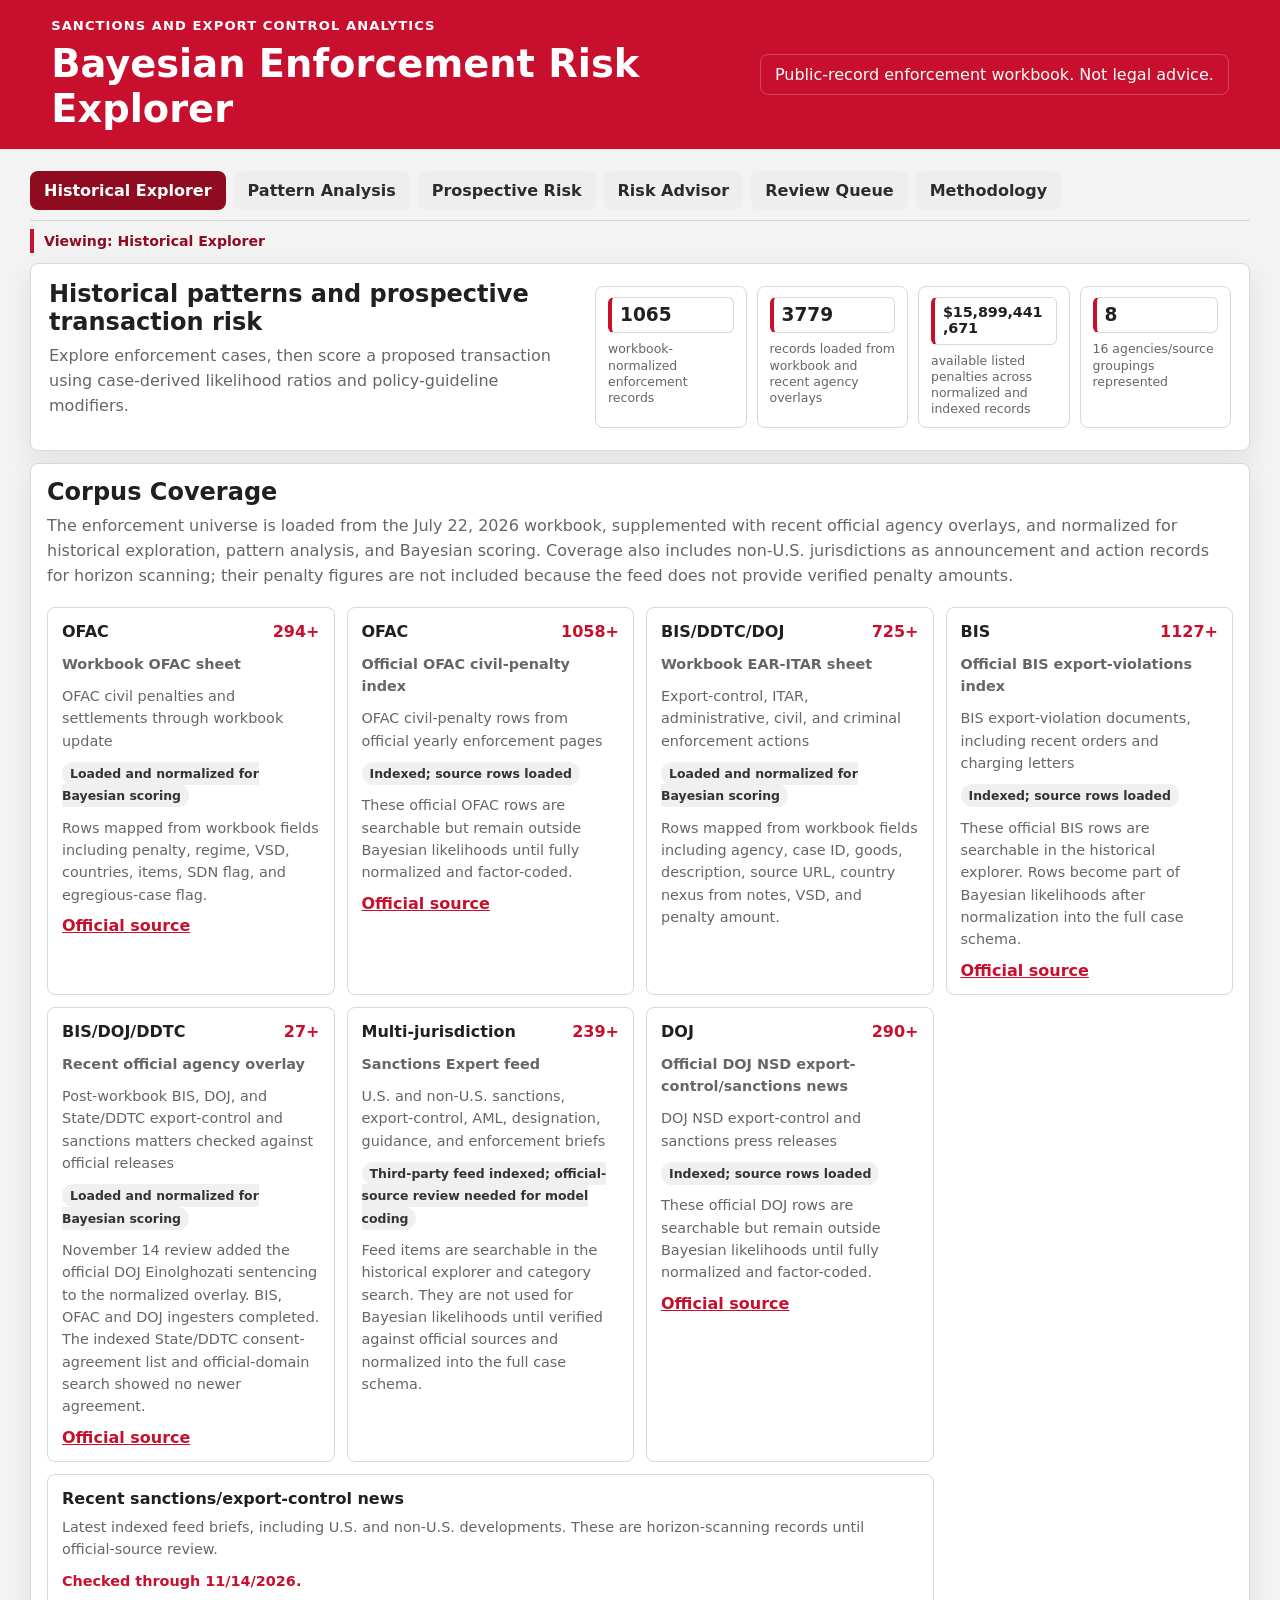
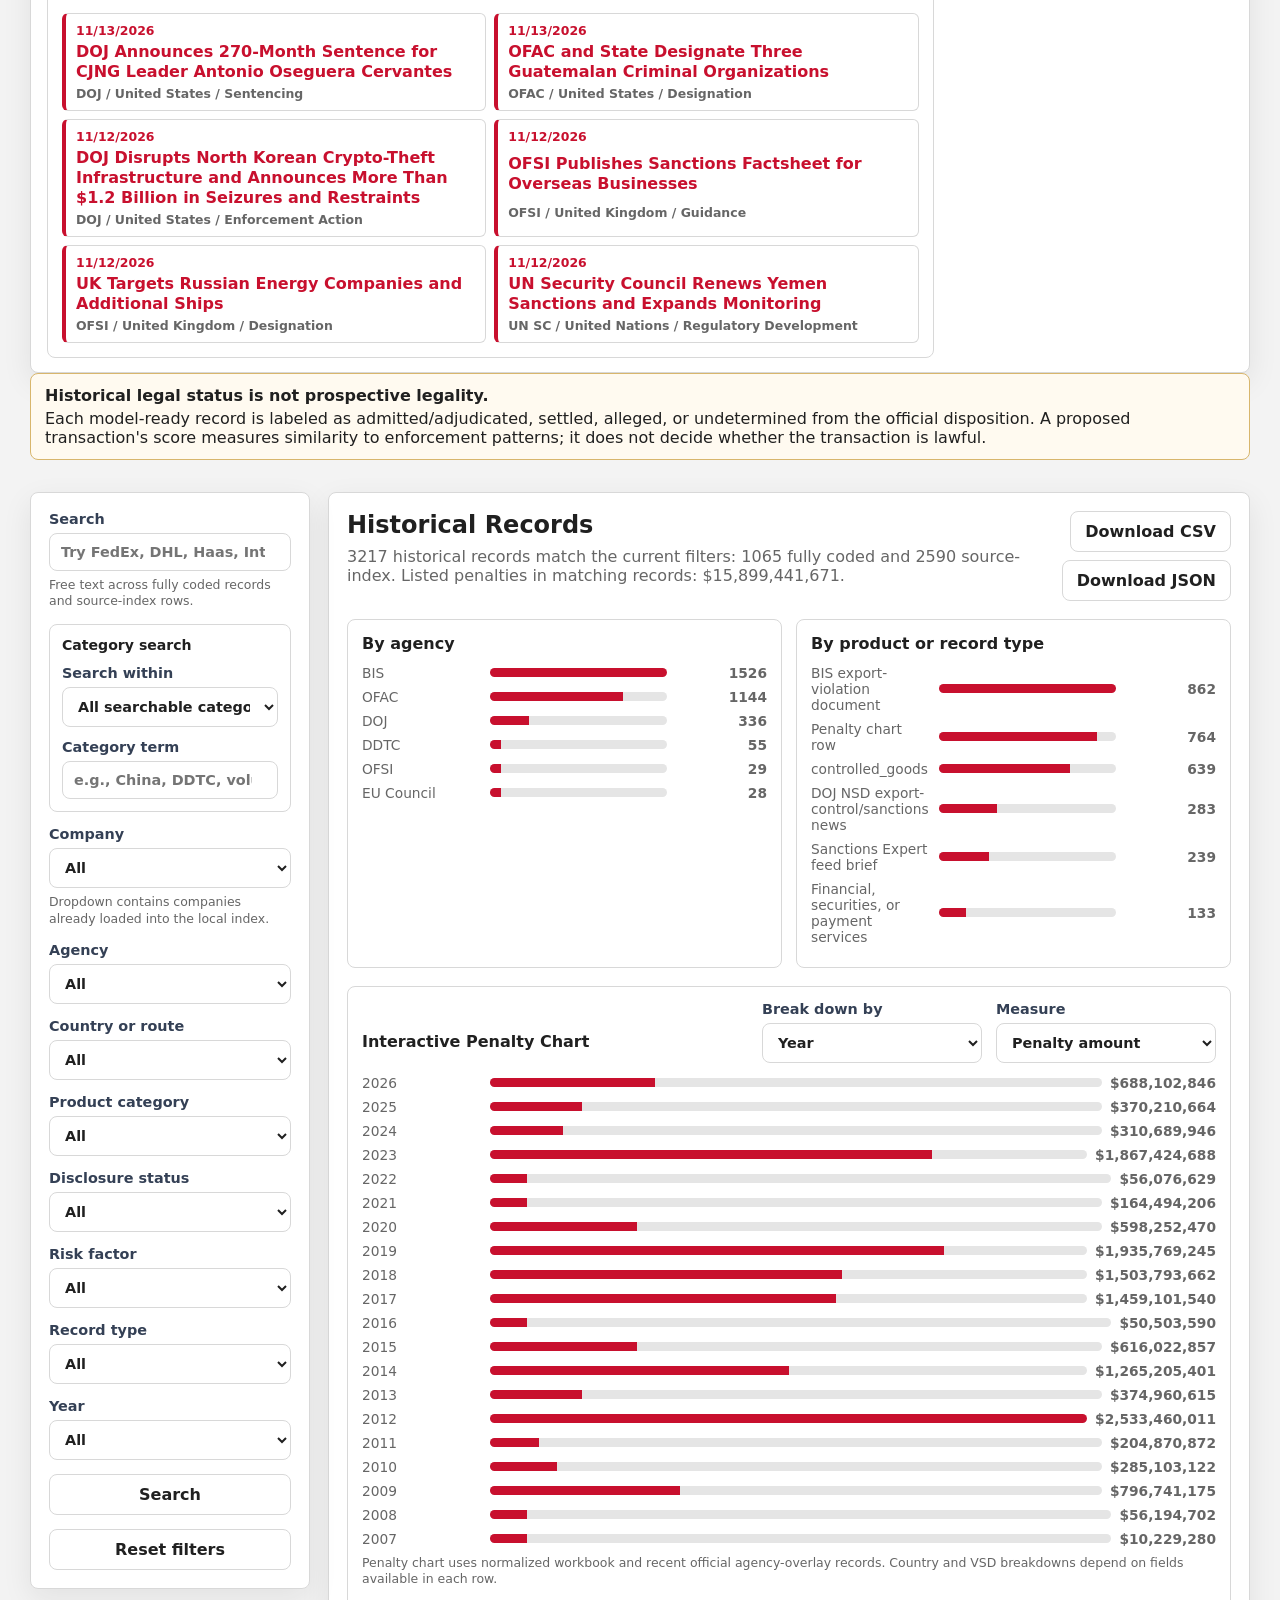
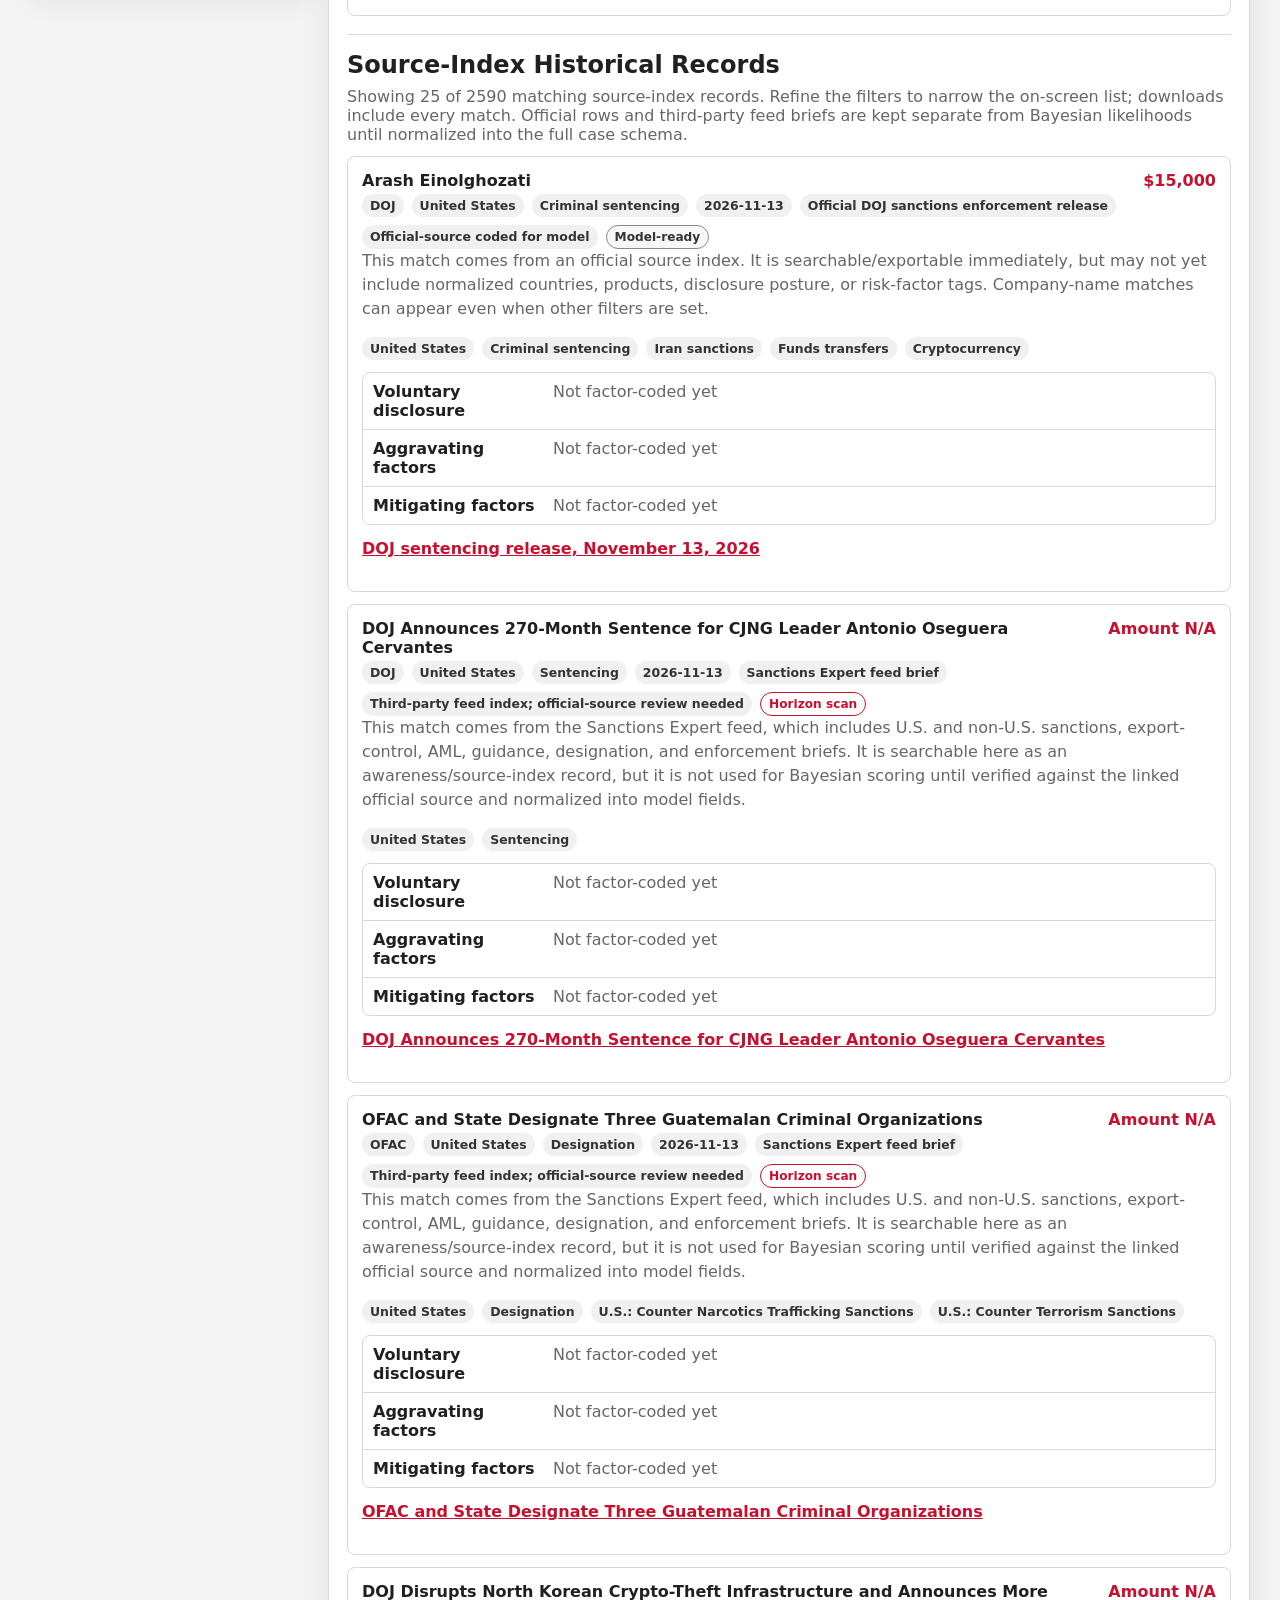
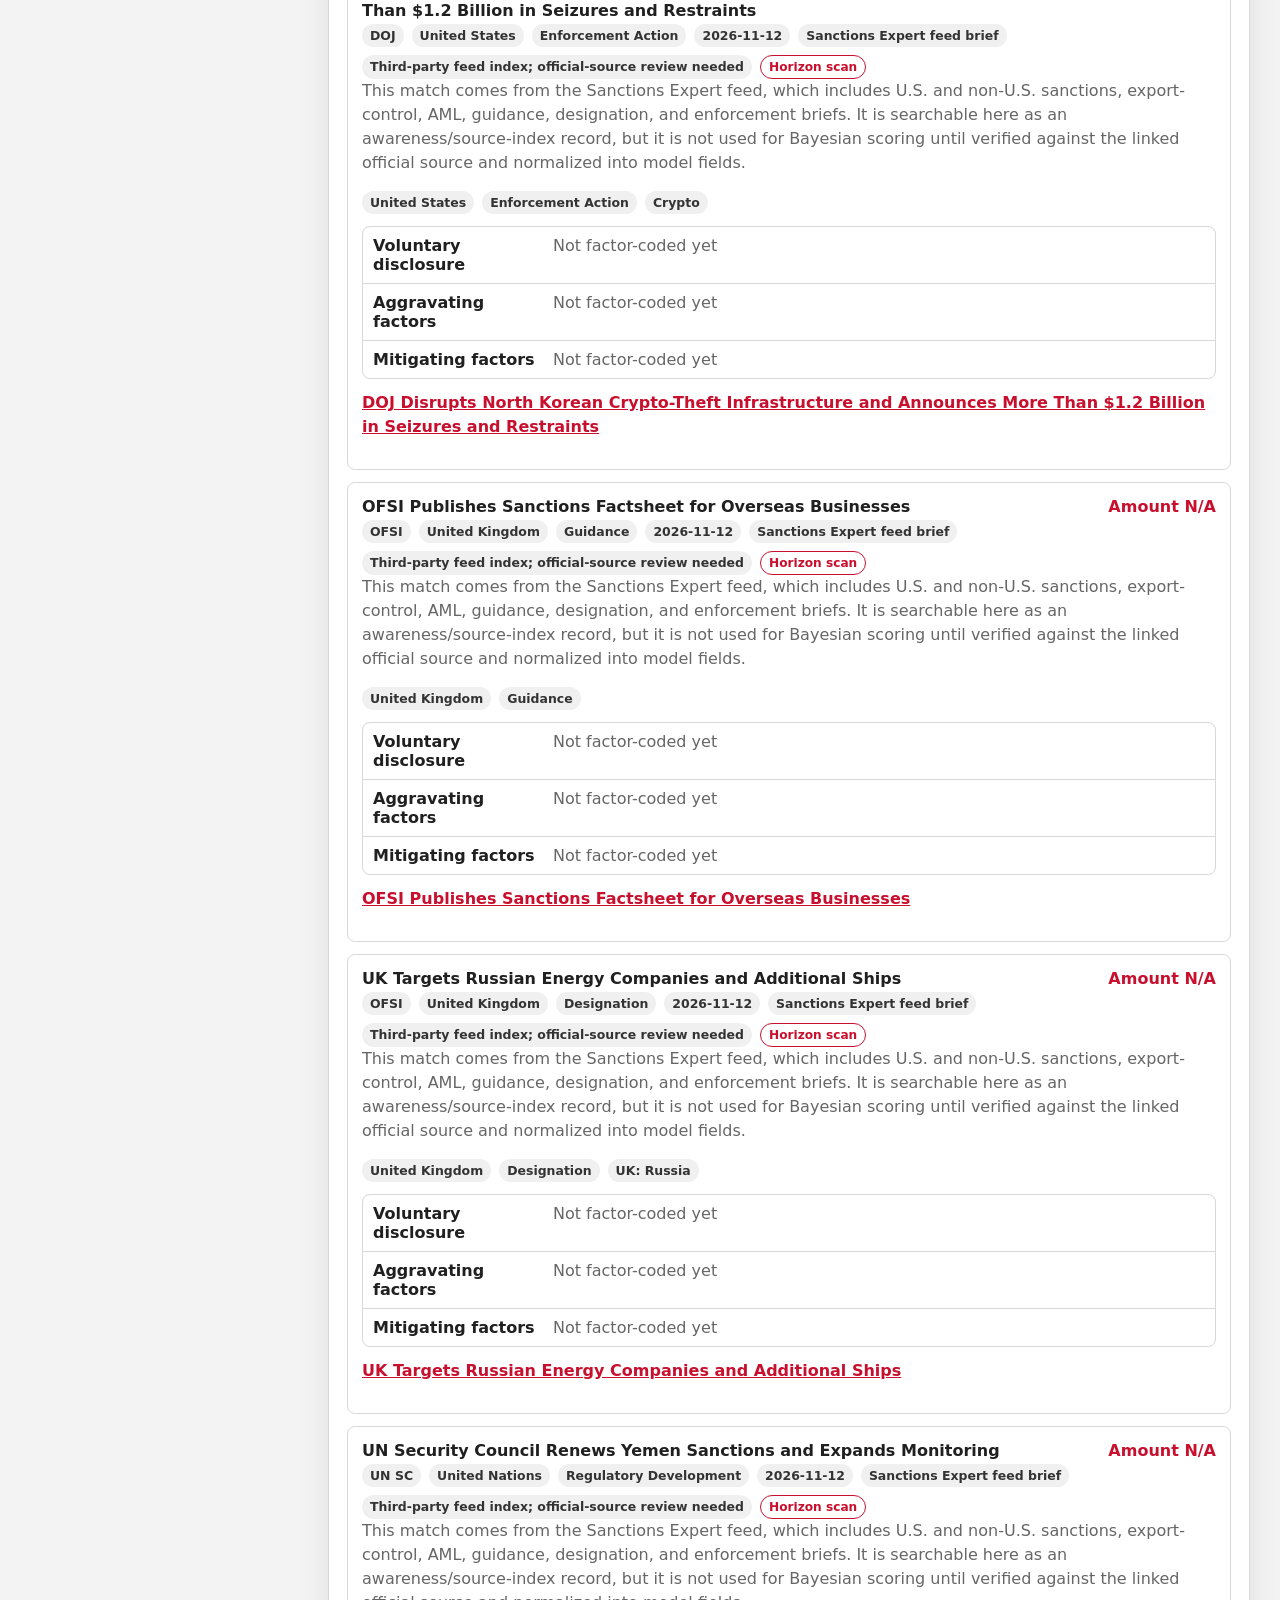
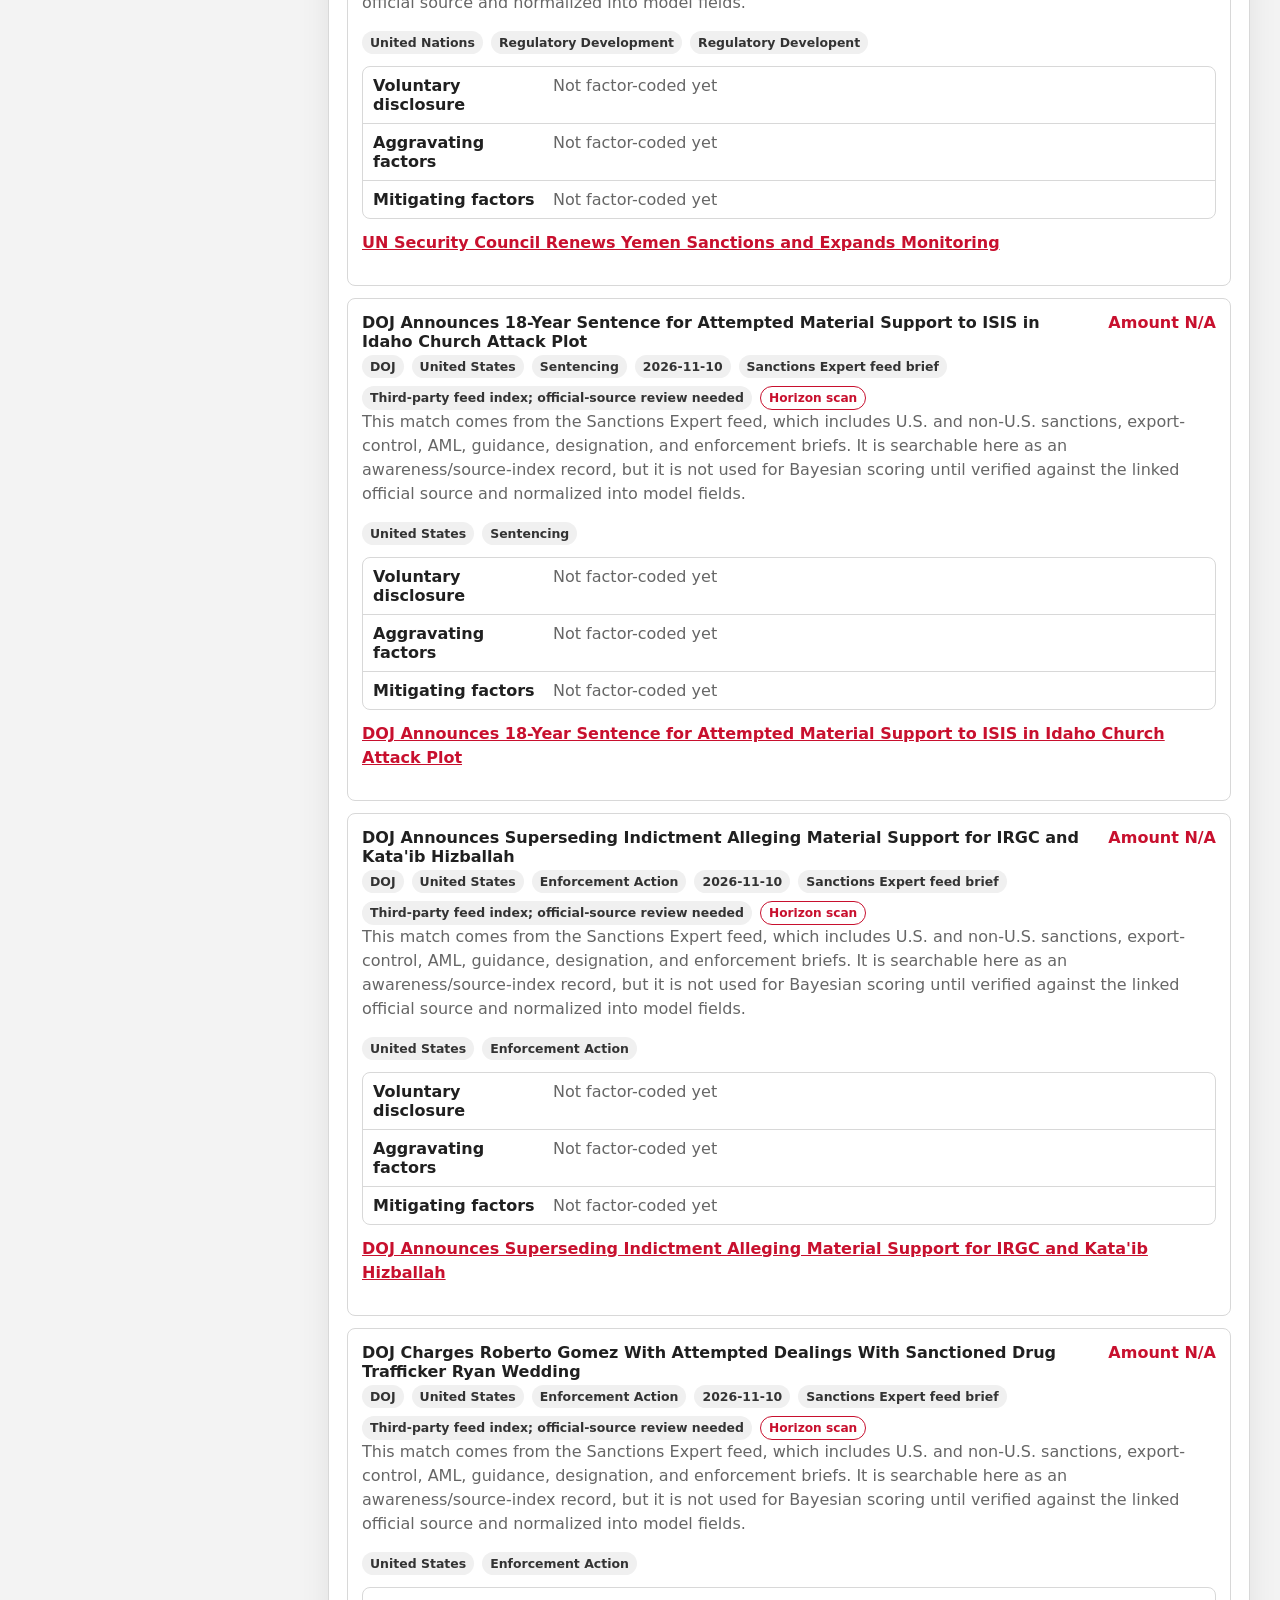
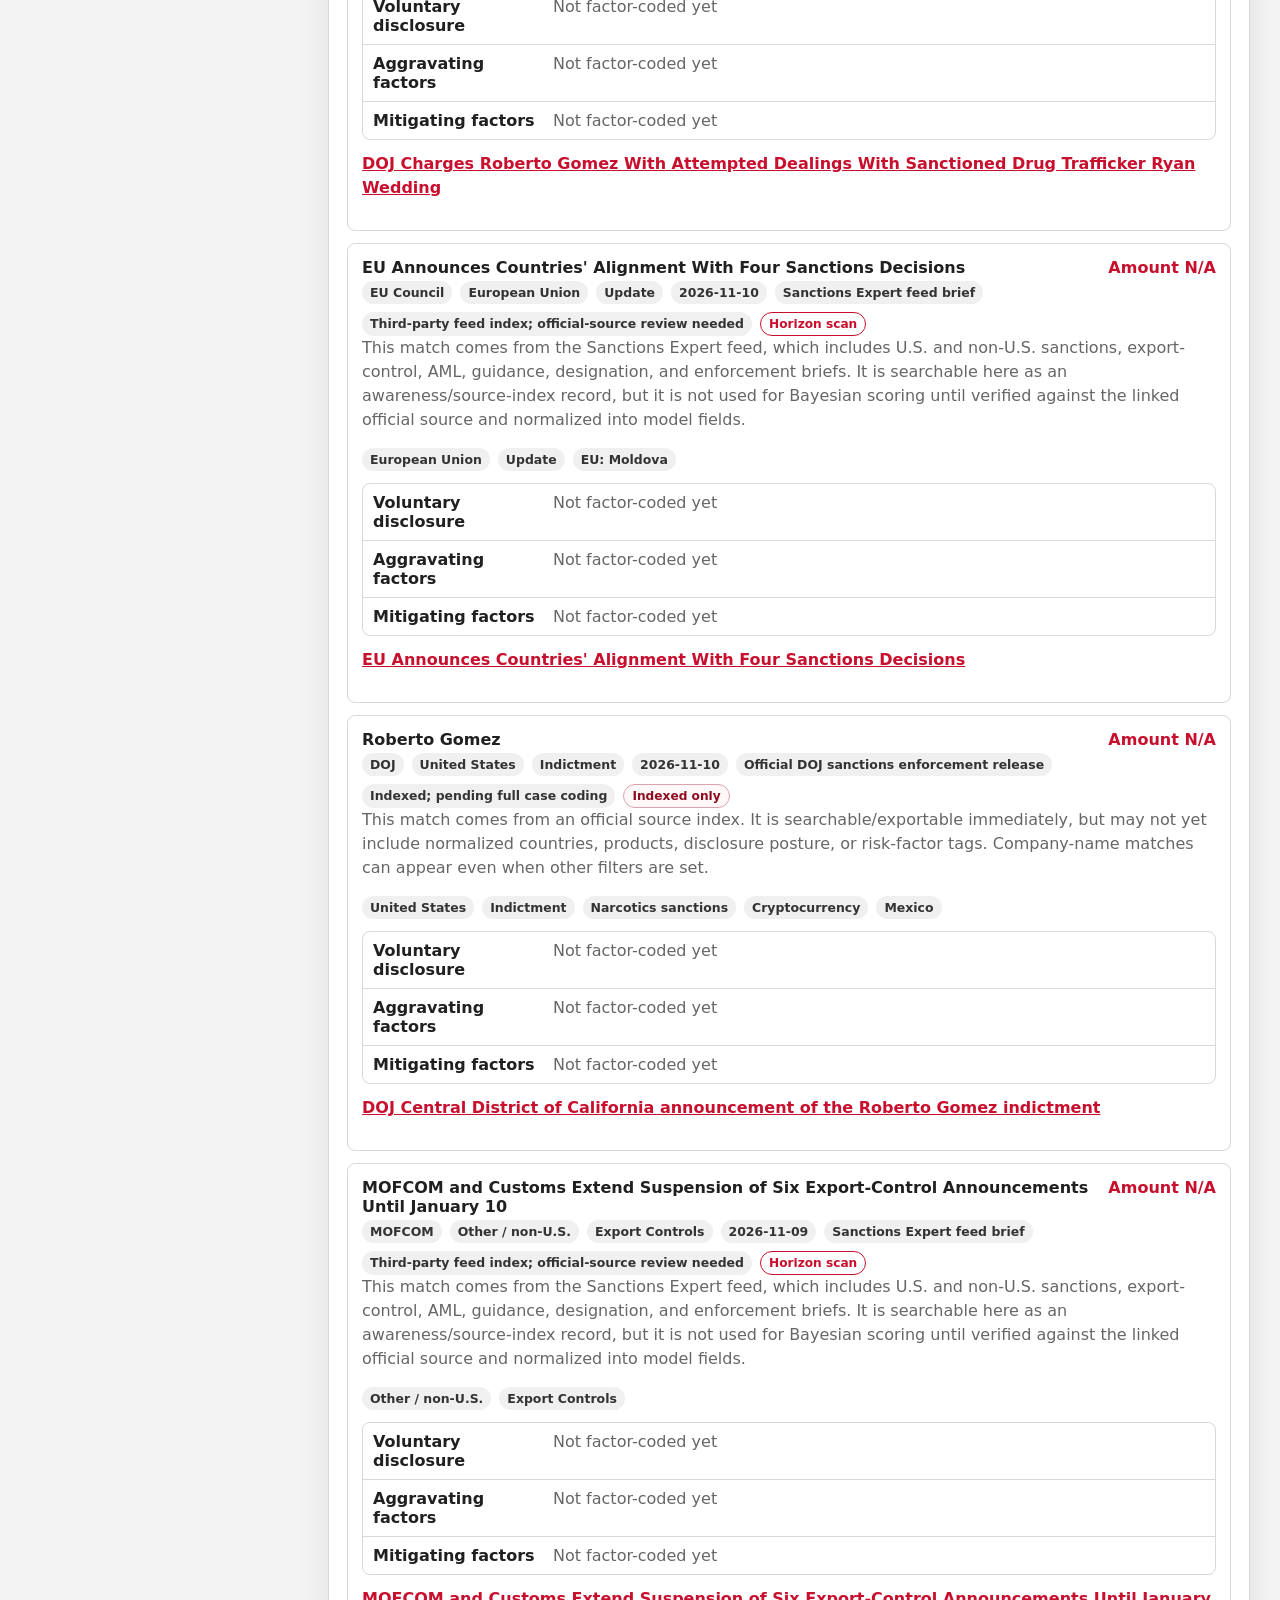
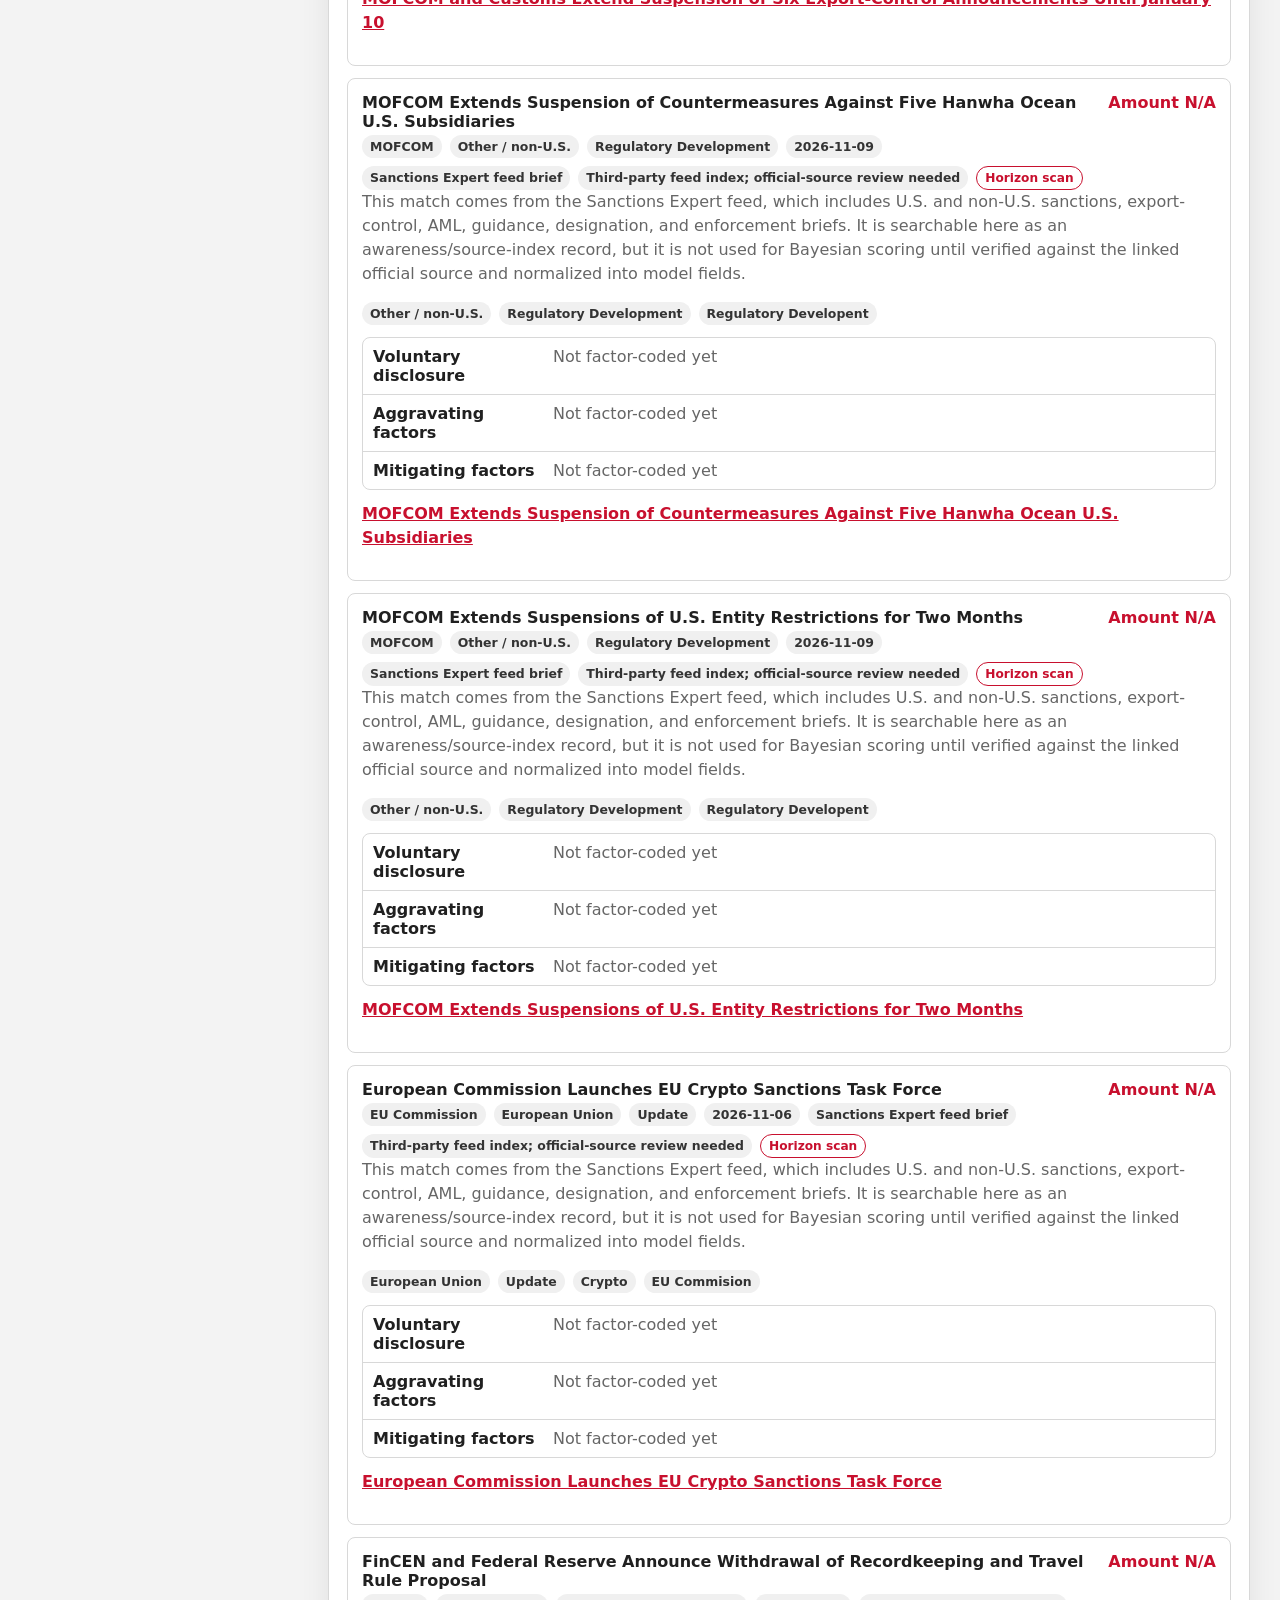
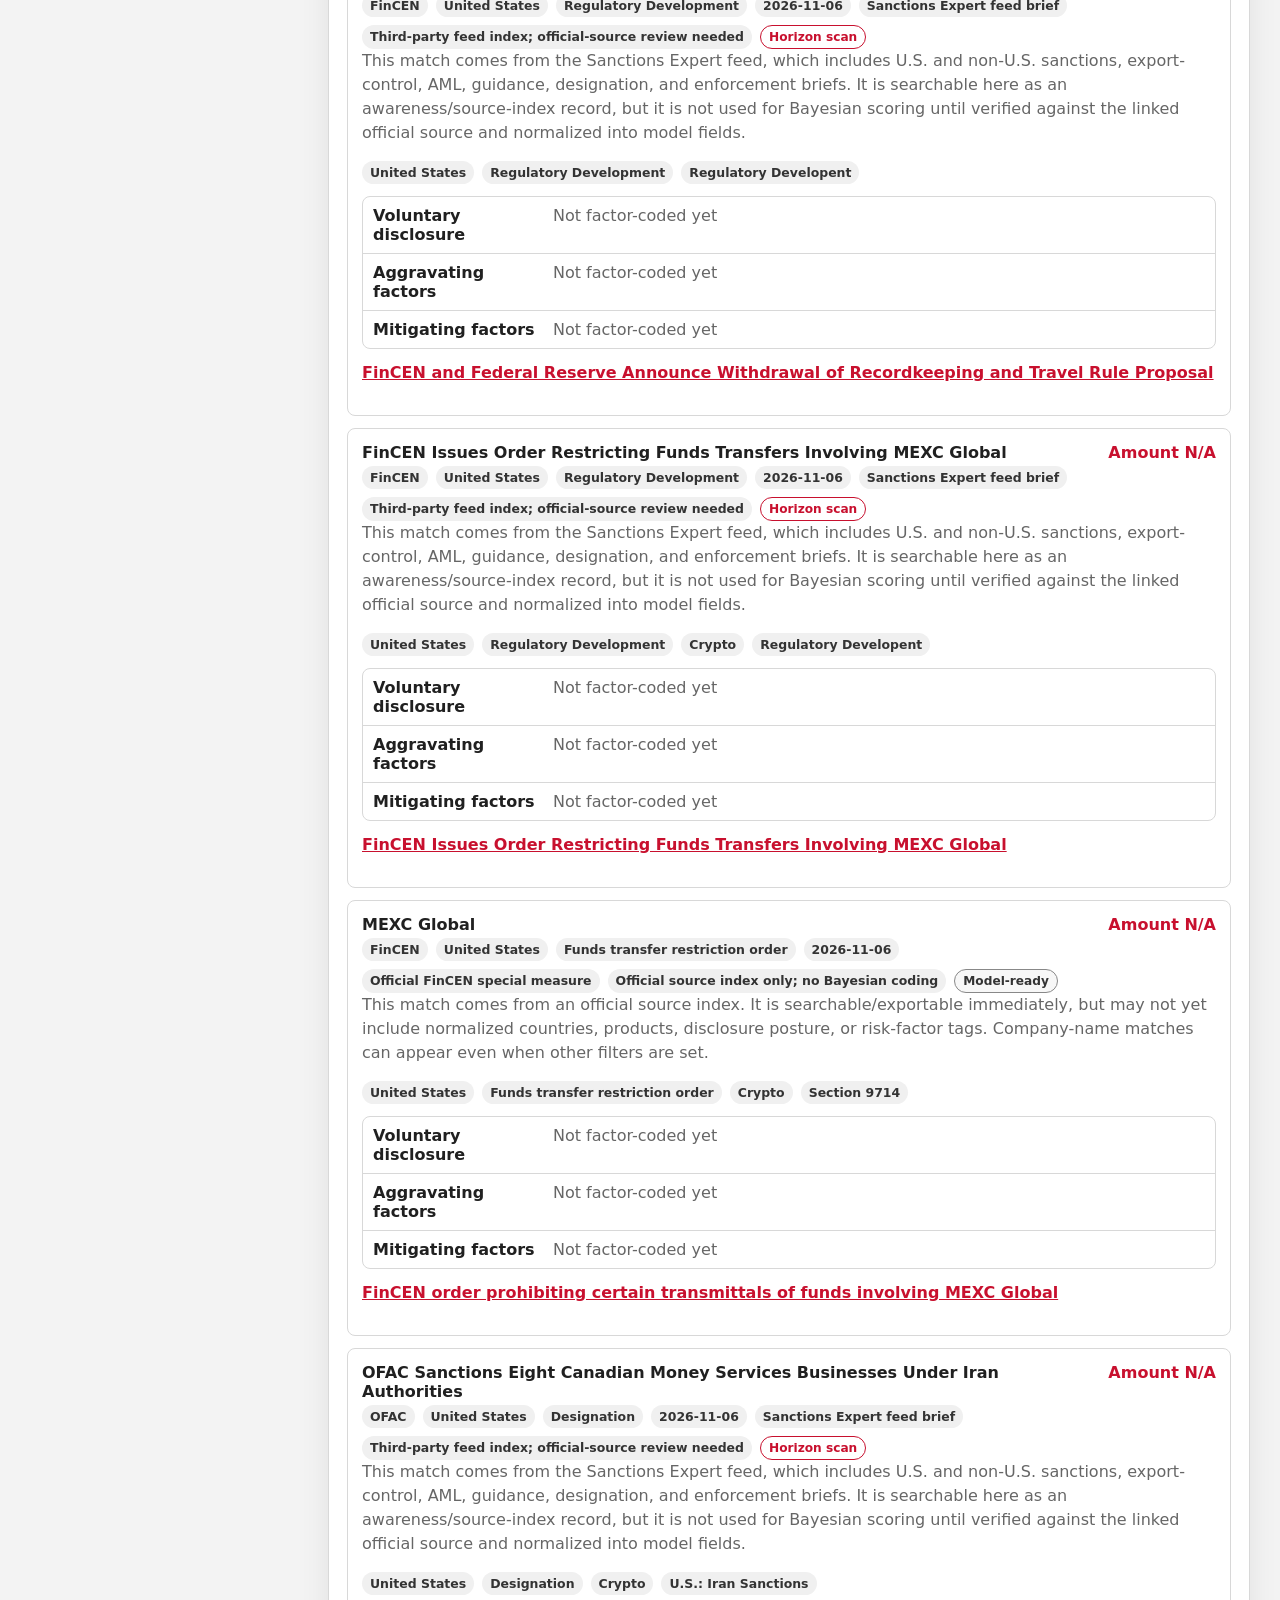
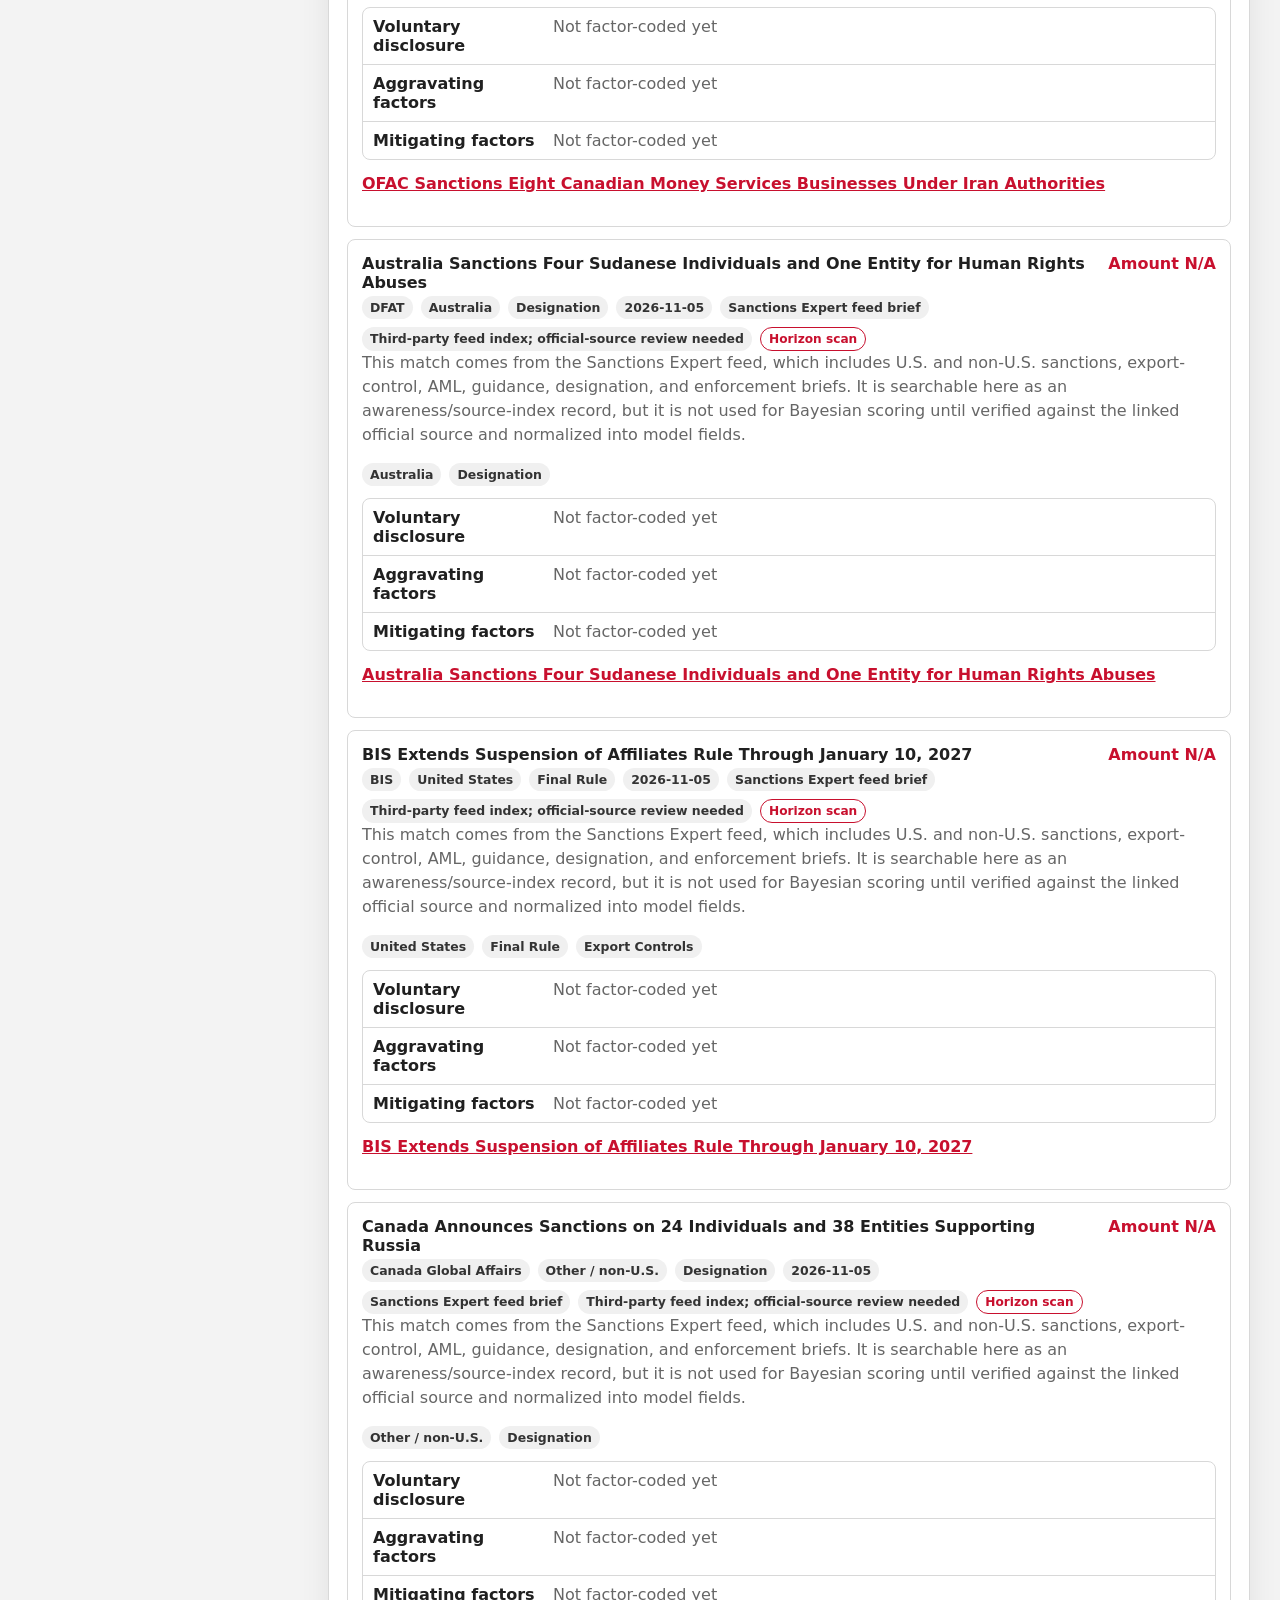
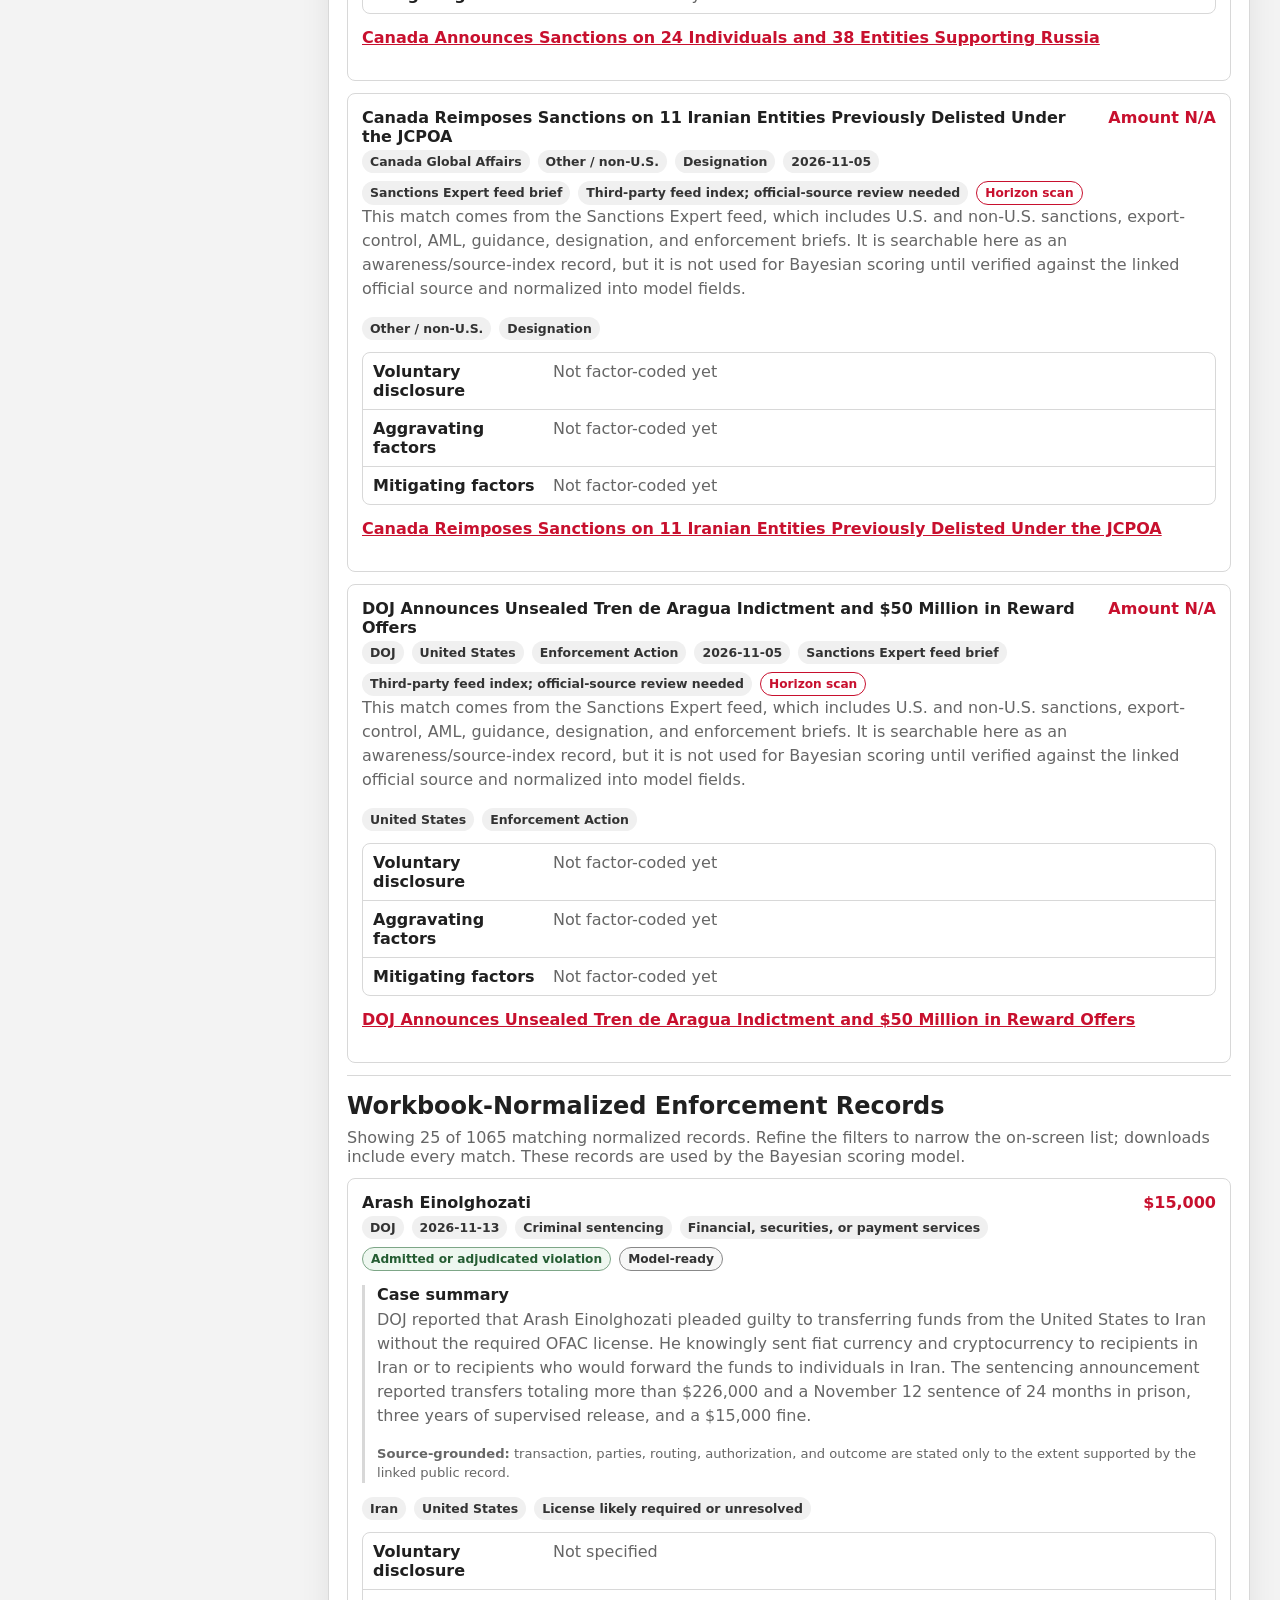
<file: index.html>
<!doctype html>
<html lang="en">
  <head>
    <meta charset="utf-8">
    <meta name="viewport" content="width=device-width, initial-scale=1">
    <title>Sanctions Risk Bayesian Explorer</title>
  <link rel="stylesheet" href="styles.css?v=102">
  </head>
  <body>
    <header class="topbar">
      <div>
        <p class="eyebrow">Sanctions and export control analytics</p>
        <h1>Bayesian Enforcement Risk Explorer</h1>
      </div>
      <div class="source-note">
        Public-record enforcement workbook. Not legal advice.
      </div>
    </header>

    <main>
      <nav class="tabs" aria-label="Tool sections">
        <button class="tab active" data-tab="historical">Historical Explorer</button>
        <button class="tab" data-tab="patterns">Pattern Analysis</button>
        <button class="tab" data-tab="prospective">Prospective Risk</button>
        <button class="tab" data-tab="advisor">Risk Advisor</button>
        <button class="tab" data-tab="review">Review Queue</button>
        <button class="tab" data-tab="methodology">Methodology</button>
      </nav>
      <div class="active-view" id="activeView">Viewing: Historical Explorer</div>

      <section class="panel intro">
        <div>
          <h2>Historical patterns and prospective transaction risk</h2>
          <p>
            Explore enforcement cases, then score a proposed transaction using case-derived likelihood ratios and policy-guideline modifiers.
          </p>
        </div>
        <div class="stats-grid" id="statsGrid"></div>
      </section>

      <section class="panel coverage-panel">
        <div class="section-head">
          <div>
            <h2>Corpus Coverage</h2>
            <p>The enforcement universe is loaded from the July 22, 2026 workbook, supplemented with recent official agency overlays, and normalized for historical exploration, pattern analysis, and Bayesian scoring. Coverage also includes non-U.S. jurisdictions as announcement and action records for horizon scanning; their penalty figures are not included because the feed does not provide verified penalty amounts.</p>
          </div>
        </div>
        <div class="coverage-grid" id="coverageGrid"></div>
      </section>

      <section id="historical" class="tab-panel active">
        <div class="interpretation-callout">
          <strong>Historical legal status is not prospective legality.</strong>
          <span>Each model-ready record is labeled as admitted/adjudicated, settled, alleged, or undetermined from the official disposition. A proposed transaction's score measures similarity to enforcement patterns; it does not decide whether the transaction is lawful.</span>
        </div>
        <aside class="filters" aria-label="Historical filters">
          <label>
            Search
            <input id="searchInput" type="search" placeholder="Try FedEx, DHL, Haas, Interactive Brokers, GVA Capital">
            <small class="field-note">Free text across fully coded records and source-index rows.</small>
          </label>
          <div class="filter-group">
            <h3>Category search</h3>
            <label>
              Search within
              <select id="categoryField">
                <option value="all">All searchable categories</option>
                <option value="company">Company</option>
                <option value="agency">Agency</option>
                <option value="country">Country or route</option>
                <option value="product">Product or service</option>
                <option value="disclosure">Disclosure posture</option>
                <option value="factor">Risk factor</option>
                <option value="recordType">Record type</option>
                <option value="year">Year</option>
              </select>
            </label>
            <label>
              Category term
              <input id="categoryTerm" type="search" placeholder="e.g., China, DDTC, voluntary, 2026">
            </label>
          </div>
          <label>
            Company
            <select id="companyFilter"></select>
            <small class="field-note">Dropdown contains companies already loaded into the local index.</small>
          </label>
          <label>
            Agency
            <select id="agencyFilter"></select>
          </label>
          <label>
            Country or route
            <select id="countryFilter"></select>
          </label>
          <label>
            Product category
            <select id="productFilter"></select>
          </label>
          <label>
            Disclosure status
            <select id="disclosureFilter"></select>
          </label>
          <label>
            Risk factor
            <select id="factorFilter"></select>
          </label>
          <label>
            Record type
            <select id="recordTypeFilter"></select>
          </label>
          <label>
            Year
            <select id="yearFilter"></select>
          </label>
          <button id="runSearch" class="secondary" type="button">Search</button>
          <button id="resetFilters" class="secondary">Reset filters</button>
        </aside>

        <div class="results">
          <div class="section-head">
            <div>
              <h2>Historical Records</h2>
              <p id="resultSummary"></p>
            </div>
            <div class="export-actions" aria-label="Download filtered data">
              <button id="exportCsv" class="secondary" type="button">Download CSV</button>
              <button id="exportJson" class="secondary" type="button">Download JSON</button>
            </div>
          </div>
          <div class="chart-row">
            <div class="mini-chart">
              <h3>By agency</h3>
              <div id="agencyChart"></div>
            </div>
            <div class="mini-chart">
              <h3>By product or record type</h3>
              <div id="productChart"></div>
            </div>
          </div>
          <div class="mini-chart interactive-chart">
            <div class="chart-controls">
              <h3>Interactive Penalty Chart</h3>
              <label>
                Break down by
                <select id="penaltyBreakdown">
                  <option value="year">Year</option>
                  <option value="agency">Agency</option>
                  <option value="country">Destination country / route</option>
                  <option value="vsd">Voluntary self-disclosure</option>
                </select>
              </label>
              <label>
                Measure
                <select id="penaltyMeasure">
                  <option value="penalty">Penalty amount</option>
                  <option value="count">Record count</option>
                </select>
              </label>
            </div>
            <div id="penaltyExplorerChart"></div>
            <p class="field-note">Penalty chart uses normalized workbook and recent official agency-overlay records. Country and VSD breakdowns depend on fields available in each row.</p>
          </div>
          <div id="caseList" class="case-list"></div>
          <div id="sourceIndexSection" class="source-index-section"></div>
        </div>
      </section>

      <section id="patterns" class="tab-panel">
        <div class="results pattern-results">
          <div class="section-head">
            <div>
            <h2>Pattern Recognition Across Enforcement Cases</h2>
              <p id="patternSummary"></p>
            </div>
          </div>

          <div class="pattern-grid">
            <div class="mini-chart">
              <h3>Penalty by Country or Route</h3>
              <div id="countryPenaltyChart"></div>
            </div>
            <div class="mini-chart">
              <h3>Penalty by Product Category</h3>
              <div id="productPenaltyChart"></div>
            </div>
            <div class="mini-chart">
              <h3>Disclosure Comparison</h3>
              <div id="disclosurePenaltyChart"></div>
            </div>
            <div class="mini-chart">
              <h3>Penalty by Risk Factor</h3>
              <div id="factorPenaltyChart"></div>
            </div>
          </div>
          <div class="mini-chart combo-panel">
            <h3>Feature Combination Patterns</h3>
            <p class="field-note">Combinations identify cases sharing multiple normalized features and compare their penalties against records without that combination.</p>
            <div id="comboPatternTable"></div>
          </div>
        </div>

        <aside class="filters pattern-tools" aria-label="Case similarity tools">
          <label>
            Compare from case
            <select id="similarityCase"></select>
          </label>
          <label>
            Similarity basis
            <select id="similarityBasis">
              <option value="all">Countries, products, posture, factors</option>
              <option value="factors">Risk factors only</option>
              <option value="commercial">Countries and products</option>
            </select>
          </label>
          <button id="runSimilarity" class="secondary" type="button">Find similar cases</button>
          <div id="similarityOutput" class="similarity-output"></div>
        </aside>
      </section>

      <section id="prospective" class="tab-panel">
        <form id="riskForm" class="risk-form">
          <div class="form-grid">
            <label>
              Transaction archetype
              <select id="archetype">
                <option value="routine">Routine commercial transaction</option>
                <option value="dual_use">Controlled dual-use export/reexport</option>
                <option value="sanctions_services">Sanctions-sensitive services or payment</option>
                <option value="defense_tech">Defense, military, aerospace, AI, or semiconductor technology</option>
              </select>
            </label>
            <label>
              Destination country
              <select id="destination"></select>
            </label>
            <label>
              Intermediary / transshipment country
              <select id="intermediary"></select>
            </label>
            <label>
              Product or service category
              <select id="product">
                <option value="general_goods">General goods</option>
                <option value="semiconductors_ai">Semiconductors, AI, advanced computing</option>
                <option value="aerospace_aviation">Aerospace or aviation</option>
                <option value="defense_services">Defense services or military training</option>
                <option value="oil_gas_energy">Oil, gas, petrochemical, or energy</option>
                <option value="financial_services">Financial, securities, or payment services</option>
                <option value="maritime_logistics">Maritime, freight forwarding, or logistics</option>
                <option value="encryption_electronics">Electronics, encryption, sensors, or telecom</option>
              </select>
            </label>
            <label>
              Estimated value (USD)
              <input id="valueUsd" type="number" min="0" step="1000" placeholder="e.g., 250000">
            </label>
            <label>
              Export classification posture
              <select id="classification">
                <option value="unknown">Unknown or not yet classified</option>
                <option value="ear99">EAR99 / no known listed control</option>
                <option value="eccn">ECCN-controlled item</option>
                <option value="itar">ITAR/defense article or service</option>
              </select>
            </label>
          </div>

          <fieldset>
            <legend>Risk factors</legend>
            <div class="checks">
              <label><input type="checkbox" value="restricted_party"> Restricted party or ownership concern</label>
              <label><input type="checkbox" value="military_end_use"> Military, intelligence, WMD, or defense end use</label>
              <label><input type="checkbox" value="red_flags"> Red flags, evasive behavior, or inconsistent documentation</label>
              <label><input type="checkbox" value="transshipment"> Intermediary route or unusual logistics path</label>
              <label><input type="checkbox" value="no_license"> License likely required or license status unresolved</label>
              <label><input type="checkbox" value="us_origin"> U.S.-origin goods, technology, software, or U.S. person services</label>
              <label><input type="checkbox" value="management_awareness"> Management knew or ignored warning signs</label>
              <label><input type="checkbox" value="weak_controls"> Weak screening, classification, or compliance controls</label>
              <label><input type="checkbox" value="voluntary_disclosure"> Voluntary self-disclosure planned or made</label>
              <label><input type="checkbox" value="remediation"> Remediation, hold, or license escalation in place</label>
            </div>
          </fieldset>

          <button type="submit">Score transaction</button>
        </form>

        <div class="risk-output" id="riskOutput">
          <div class="empty-state">Enter a transaction profile to generate a posterior risk estimate and analogous enforcement cases.</div>
        </div>
      </section>

      <section id="advisor" class="tab-panel">
        <form id="advisorForm" class="advisor-form">
          <div>
            <h2>Risk Advisor</h2>
            <p class="field-note">
              Ask a risk-management question. The advisor uses the current transaction facts, loaded enforcement records, and cited agency guidance; it does not replace legal advice.
            </p>
          </div>
          <label>
            Question
            <textarea id="advisorQuestion" rows="7" placeholder="Example: What should we do before approving this transaction, and should we consider a voluntary disclosure?"></textarea>
          </label>
          <label>
            Advisory focus
            <select id="advisorFocus">
              <option value="triage">Triage and management steps</option>
              <option value="sanctions">Sanctions screening and OFAC issues</option>
              <option value="export_controls">Export controls, classification, and licensing</option>
              <option value="disclosure">Voluntary disclosure and remediation</option>
              <option value="controls">Compliance controls and documentation</option>
              <option value="case_patterns">Similar cases and enforcement patterns</option>
            </select>
          </label>
          <label class="inline-check">
            <input id="advisorUseTransaction" type="checkbox" checked>
            Use current Prospective Risk transaction facts
          </label>
          <button type="submit">Ask advisor</button>
          <button id="downloadAdvisorMemo" class="secondary" type="button">Download memo</button>
        </form>

        <div class="advisor-output" id="advisorOutput">
          <div class="empty-state">Ask a question to generate a cited risk-management response.</div>
        </div>
      </section>

      <section id="review" class="tab-panel">
        <div class="results review-panel">
          <div class="section-head">
            <div>
              <h2>Case Coding Review Queue</h2>
              <p>
                Triage searchable records that are not yet model-ready. Official agency/index records need field coding; news/feed items need primary-source verification before they can affect Bayesian likelihoods.
              </p>
            </div>
            <button id="exportReviewQueue" class="secondary" type="button">Download queue CSV</button>
          </div>
          <div class="review-controls">
            <label>
              Queue type
              <select id="reviewQueueType"></select>
            </label>
            <label>
              Jurisdiction
              <select id="reviewJurisdiction"></select>
            </label>
            <label>
              Agency/source
              <select id="reviewAgency"></select>
            </label>
          </div>
          <div id="reviewQueueSummary" class="review-summary-grid"></div>
          <div id="reviewQueueList" class="review-queue-list"></div>
        </div>
      </section>

      <section id="methodology" class="tab-panel methodology">
        <h2>Bayesian framework</h2>
        <p>
          The model starts with a prior probability by transaction archetype, converts it to odds, then multiplies by feature likelihood ratios derived from the normalized enforcement-action workbook. Smoothing keeps rare features from overpowering the estimate.
        </p>
        <pre><code>posterior_odds = prior_odds x LR(country) x LR(product) x LR(route) x LR(red_flags) x policy_modifiers
posterior_probability = posterior_odds / (1 + posterior_odds)</code></pre>
        <h3>Why Bayesian analysis</h3>
        <p>
          Sanctions and export-control risk is a classic evidence-updating problem. A proposed transaction starts with a baseline risk based on its general type. Each fact then changes the odds: destination, intermediary route, product, restricted-party nexus, licensing posture, military/end-use concerns, voluntary disclosure, remediation, and control weaknesses. Bayesian analysis is appropriate because it lets the tool combine incomplete but meaningful evidence without pretending that any single factor is determinative.
        </p>
        <h3>How the model works</h3>
        <p>
          The app estimates likelihood ratios from the loaded enforcement universe by asking whether a feature appears more often in higher-severity matters than in lower-severity matters. Higher-severity currently means a criminal posture or a listed penalty of at least $1 million. The model then multiplies those likelihood ratios with policy modifiers based on enforcement guidance, such as aggravation for restricted-party involvement or mitigation for voluntary self-disclosure and remediation.
        </p>
        <p>
          The output is an enforcement-pattern score: a measure of similarity to public cases that agencies have charged, settled, prosecuted, or penalized. It is most useful for triage, escalation, and documenting why a transaction does or does not resemble prior enforcement matters.
        </p>
        <h3>Interpretation guardrails</h3>
        <p>
          The score is not a legal conclusion and not a true violation rate. In plain English, it asks: how much does this proposed transaction look like public sanctions and export-control matters that agencies have penalized, charged, or prosecuted?
        </p>
        <p>
          Historical records are separately labeled as admitted or adjudicated violations, final agency resolutions or settled apparent violations, alleged violations, and dispositions requiring source review. Charges and allegations are not presented as proven conduct. Settlements do not imply an admission unless the linked official record says so.
        </p>
        <h3>Risk factor sources</h3>
        <p>
          Risk factors are analyst-coded from public agency enforcement frameworks and case documents, not from a single government data field. The tags reflect recurring factors in OFAC enforcement guidelines, BIS enforcement and red-flag materials, DOJ National Security Division voluntary-disclosure policy, DDTC consent agreements, and the linked public settlement, charging, plea, sentencing, or penalty records.
        </p>
        <h3>Pattern analysis</h3>
        <p>
          The Pattern Analysis tab compares normalized workbook records by countries, products, disclosure posture, agencies, enforcement posture, risk-factor tags, and recurring feature combinations. Its penalty summaries are descriptive associations, not causal estimates.
        </p>
        <h3>Update cadence</h3>
        <p>
          The workbook is the baseline corpus. Recent official agency releases from DOJ, State/DDTC, BIS, and OFAC should be checked on a scheduled basis and added as coded overlay records so new cases affect historical search, pattern analysis, and Bayesian scoring without waiting for the next workbook refresh.
        </p>
        <p>
          The source index also includes Sanctions Expert feed briefs covering U.S. and non-U.S. sanctions/export-control developments. Those feed rows are used for horizon scanning and category search; they are not used in Bayesian likelihood calculations until the underlying official source is reviewed and the matter is normalized into the full case schema.
        </p>
        <h3>Confidence labels and review queue</h3>
        <p>
          Records marked as model-ready are normalized and used in the Bayesian scoring model. Official source-index records are searchable and downloadable, but they remain outside the likelihood calculations until the key fields are coded. Third-party feed briefs are horizon-scanning items; the app links to their primary/open source where available and queues them for official-source review before promotion into the model-ready corpus.
        </p>
        <h3>Risk Advisor</h3>
        <p>
          The Risk Advisor is a grounded decision-support layer. It maps transaction facts and user questions to cited public guidance, the current enforcement-pattern score, analogous cases, and practical management steps. It is intentionally conservative: when facts are missing, it asks for them; when a source does not answer a question, it says so rather than inventing legal conclusions.
        </p>
        <h3>Production upgrades</h3>
        <ul>
          <li>Add denominator data: shipment counts, license approvals/denials, internal alerts, screening dispositions, and business-line transaction volumes.</li>
          <li>Separate models for OFAC civil penalties, BIS administrative enforcement, DOJ criminal prosecution, and DDTC/ITAR matters.</li>
          <li>Use hierarchical priors by country, product class, agency, disclosure status, industry, transaction value, and compliance program maturity.</li>
          <li>Track temporal drift because sanctions programs and export-control priorities change materially year to year.</li>
        </ul>
      </section>
    </main>

    <script src="data/cases.js?v=102"></script>
    <script src="data/sourceCoverage.js?v=102"></script>
    <script src="data/sourceIndex.js?v=102"></script>
    <script src="data/countries.js?v=102"></script>
    <script src="app.js?v=102"></script>
  </body>
</html>
</file>
<file: styles.css>
:root {
  --bg: #f3f3f3;
  --panel: #ffffff;
  --ink: #202020;
  --muted: #666666;
  --line: #d8d8d8;
  --accent: #c8102e;
  --accent-dark: #8f0b20;
  --good: #626262;
  --warn: #9a1a1a;
  --bad: #c8102e;
  --shadow: 0 10px 30px rgba(20, 20, 20, 0.08);
}

* {
  box-sizing: border-box;
}

body {
  margin: 0;
  background: var(--bg);
  color: var(--ink);
  font-family: "Delivery", Inter, ui-sans-serif, system-ui, -apple-system, BlinkMacSystemFont, "Segoe UI", sans-serif;
}

button,
input,
select {
  font: inherit;
}

.topbar {
  display: flex;
  align-items: center;
  justify-content: space-between;
  gap: 24px;
  padding: 18px clamp(18px, 4vw, 52px);
  background: #c8102e;
  color: white;
}

.eyebrow {
  margin: 0 0 8px;
  color: #ffffff;
  font-size: 0.82rem;
  font-weight: 700;
  letter-spacing: 0.08em;
  text-transform: uppercase;
}

h1,
h2,
h3,
p {
  margin-top: 0;
}

h1 {
  margin-bottom: 0;
  font-size: clamp(1.75rem, 3vw, 2.7rem);
}

h2 {
  margin-bottom: 8px;
}

h3 {
  margin-bottom: 12px;
  font-size: 1rem;
}

.source-note {
  border: 1px solid rgba(255, 255, 255, 0.22);
  border-radius: 8px;
  padding: 10px 14px;
  color: #ffffff;
  white-space: nowrap;
}

main {
  width: min(1220px, calc(100% - 32px));
  margin: 12px auto 56px;
}

.panel,
.filters,
.results,
.risk-form,
.risk-output,
.methodology {
  background: var(--panel);
  border: 1px solid var(--line);
  border-radius: 8px;
  box-shadow: var(--shadow);
}

.intro {
  display: grid;
  grid-template-columns: minmax(280px, 1fr) minmax(420px, 1.2fr);
  align-items: center;
  gap: 16px;
  padding: 16px 18px;
}

.coverage-panel {
  margin-top: 12px;
  padding: 14px 16px;
}

.intro p,
.coverage-panel p,
.methodology p {
  color: var(--muted);
  line-height: 1.55;
}

.stats-grid {
  display: grid;
  grid-template-columns: repeat(4, minmax(0, 1fr));
  gap: 10px;
}

.stat {
  border: 1px solid var(--line);
  border-radius: 8px;
  min-width: 0;
  padding: 10px 12px;
}

.stat-value {
  background: #ffffff;
  border: 1px solid var(--line);
  border-left: 4px solid var(--accent);
  border-radius: 6px;
  display: block;
  font-size: 1.16rem;
  line-height: 1.1;
  margin-bottom: 8px;
  max-width: 100%;
  overflow-wrap: anywhere;
  padding: 7px 8px;
}

.stat-value-money {
  font-size: clamp(0.9rem, 1.05vw, 1.04rem);
  letter-spacing: -0.01em;
  white-space: normal;
}

.stat span {
  color: var(--muted);
  display: block;
  font-size: 0.78rem;
  line-height: 1.3;
}

.coverage-grid {
  display: grid;
  grid-template-columns: repeat(4, minmax(0, 1fr));
  gap: 12px;
}

.coverage-card {
  border: 1px solid var(--line);
  border-radius: 8px;
  padding: 14px;
}

.coverage-card h3 {
  display: flex;
  justify-content: space-between;
  gap: 10px;
}

.coverage-card strong {
  color: var(--bad);
}

.coverage-card p {
  margin-bottom: 10px;
  font-size: 0.9rem;
}

.coverage-card a {
  color: var(--accent);
  font-weight: 700;
}

.coverage-news-card {
  grid-column: span 3;
}

.coverage-news-head {
  align-items: flex-start;
  display: flex;
  justify-content: space-between;
  gap: 18px;
  margin-bottom: 10px;
}

.coverage-news-head h3 {
  margin-bottom: 8px;
}

.news-list {
  display: grid;
  grid-template-columns: repeat(2, minmax(0, 1fr));
  gap: 8px;
}

.news-item {
  border: 1px solid var(--line);
  border-left: 4px solid var(--accent);
  border-radius: 6px;
  color: var(--text);
  display: grid;
  gap: 4px;
  padding: 9px 10px;
  text-decoration: none;
}

.news-item strong {
  color: var(--text);
  line-height: 1.25;
}

.news-item span {
  color: var(--muted);
  font-size: 0.78rem;
}

.news-date {
  color: var(--accent) !important;
  font-weight: 800;
  text-transform: uppercase;
}

.tabs {
  display: flex;
  gap: 8px;
  margin: 0;
  overflow-x: auto;
  position: sticky;
  top: 0;
  z-index: 30;
  background: var(--bg);
  border-bottom: 1px solid var(--line);
  padding: 10px 0;
}

.active-view {
  border-left: 4px solid var(--accent);
  color: var(--accent-dark);
  font-size: 0.88rem;
  font-weight: 800;
  margin: 8px 0 10px;
  padding: 4px 0 4px 10px;
}

.tab,
button {
  border: 0;
  border-radius: 8px;
  background: var(--accent);
  color: white;
  cursor: pointer;
  font-weight: 700;
  padding: 10px 14px;
}

.tab {
  background: #eeeeee;
  color: #2c2c2c;
}

.tab.active,
button:hover {
  background: var(--accent-dark);
  color: white;
}

.secondary {
  border: 1px solid var(--line);
  background: white;
  color: var(--ink);
}

.secondary:hover {
  background: #eeeeee;
  color: var(--ink);
}

.tab-panel {
  display: none;
  scroll-margin-top: 76px;
}

.tab-panel.active {
  display: grid;
}

#historical {
  grid-template-columns: 280px minmax(0, 1fr);
  gap: 18px;
}

#prospective {
  grid-template-columns: minmax(320px, 0.9fr) minmax(0, 1.1fr);
  gap: 18px;
}

#patterns {
  grid-template-columns: minmax(0, 1fr) 320px;
  gap: 18px;
}

#advisor {
  grid-template-columns: 340px minmax(0, 1fr);
  gap: 18px;
}

#review {
  grid-template-columns: 1fr;
}

.filters,
.risk-form,
.risk-output,
.advisor-form,
.advisor-output,
.methodology {
  padding: 18px;
}

label {
  display: grid;
  gap: 6px;
  color: #344055;
  font-size: 0.9rem;
  font-weight: 700;
}

.field-note {
  color: var(--muted);
  font-size: 0.78rem;
  font-weight: 500;
  line-height: 1.35;
}

input,
select,
textarea {
  width: 100%;
  border: 1px solid var(--line);
  border-radius: 8px;
  background: white;
  color: var(--ink);
  padding: 10px 11px;
}

textarea {
  min-height: 160px;
  resize: vertical;
}

.filters {
  align-self: start;
  display: grid;
  gap: 14px;
  position: sticky;
  top: 16px;
}

.filter-group {
  border: 1px solid var(--line);
  border-radius: 8px;
  display: grid;
  gap: 12px;
  padding: 12px;
}

.filter-group h3 {
  font-size: 0.88rem;
  margin: 0;
}

.results {
  padding: 18px;
  min-width: 0;
}

.section-head {
  display: flex;
  align-items: start;
  justify-content: space-between;
  gap: 16px;
  margin-bottom: 18px;
}

.section-head p {
  margin: 0;
  color: var(--muted);
}

.export-actions {
  display: flex;
  flex-wrap: wrap;
  gap: 8px;
  justify-content: flex-end;
}

.chart-row {
  display: grid;
  grid-template-columns: repeat(2, minmax(0, 1fr));
  gap: 14px;
  margin-bottom: 18px;
}

.pattern-grid {
  display: grid;
  grid-template-columns: repeat(2, minmax(0, 1fr));
  gap: 14px;
}

.pattern-tools {
  align-self: start;
}

.combo-panel {
  margin-top: 14px;
}

.similarity-output {
  display: grid;
  gap: 10px;
}

.similarity-score {
  color: var(--bad);
  font-weight: 900;
}

.table-scroll {
  max-width: 100%;
  overflow-x: auto;
  width: 100%;
}

.metric-table {
  border-collapse: collapse;
  font-size: 0.82rem;
  min-width: 520px;
  width: 100%;
}

.metric-table th,
.metric-table td {
  border-bottom: 1px solid var(--line);
  padding: 8px 6px;
  text-align: right;
  vertical-align: top;
}

.metric-table th:first-child,
.metric-table td:first-child {
  min-width: 150px;
  text-align: left;
}

.metric-table th:not(:first-child),
.metric-table td:not(:first-child) {
  min-width: 86px;
  white-space: nowrap;
}

.combo-table {
  min-width: 760px;
}

.metric-table th {
  color: var(--ink);
  font-size: 0.76rem;
  text-transform: uppercase;
}

.mini-chart {
  border: 1px solid var(--line);
  border-radius: 8px;
  min-width: 0;
  padding: 14px;
}

.interactive-chart {
  margin-bottom: 18px;
}

.chart-controls {
  display: flex;
  align-items: end;
  justify-content: space-between;
  gap: 14px;
  margin-bottom: 12px;
}

.chart-controls h3 {
  margin-right: auto;
}

.chart-controls label {
  width: min(220px, 100%);
}

.bar-row {
  display: grid;
  grid-template-columns: minmax(88px, 120px) minmax(120px, 1fr) minmax(92px, max-content);
  align-items: center;
  gap: 8px;
  margin: 8px 0;
  color: var(--muted);
  font-size: 0.86rem;
}

.bar-row b {
  justify-self: end;
  max-width: 140px;
  overflow-wrap: anywhere;
  text-align: right;
}

.bar {
  height: 9px;
  border-radius: 999px;
  background: #e5e5e5;
  overflow: hidden;
}

.bar span {
  display: block;
  height: 100%;
  background: var(--accent);
}

.case-list {
  display: grid;
  gap: 12px;
}

.source-index-section {
  display: grid;
  gap: 12px;
  margin-top: 18px;
}

.source-index-head {
  border-top: 1px solid var(--line);
  padding-top: 16px;
}

.source-index-head p {
  color: var(--muted);
  margin: 0;
}

.case-card {
  border: 1px solid var(--line);
  border-radius: 8px;
  padding: 14px;
}

.case-title {
  display: flex;
  justify-content: space-between;
  gap: 14px;
}

.case-title h3 {
  margin-bottom: 4px;
}

.amount {
  color: var(--bad);
  font-weight: 800;
  white-space: nowrap;
}

.meta,
.tags {
  display: flex;
  flex-wrap: wrap;
  gap: 8px;
}

.pill {
  border-radius: 999px;
  background: #f0f0f0;
  color: #333333;
  padding: 4px 8px;
  font-size: 0.78rem;
  font-weight: 700;
}

.case-card p {
  color: var(--muted);
  line-height: 1.5;
}

.case-card a {
  color: var(--accent);
  font-weight: 700;
}

.confidence-badge {
  border: 1px solid var(--line);
  border-radius: 999px;
  display: inline-flex;
  align-items: center;
  font-size: 0.76rem;
  font-weight: 800;
  padding: 4px 8px;
}

.confidence-high {
  background: #f7f7f7;
  border-color: #888888;
  color: #333333;
}

.confidence-indexed {
  background: #fff8f8;
  border-color: #d9a3ad;
  color: var(--accent-dark);
}

.confidence-third-party {
  background: #ffffff;
  border-color: var(--accent);
  color: var(--accent);
}

.legal-status {
  border: 1px solid var(--line);
  border-radius: 999px;
  display: inline-flex;
  align-items: center;
  font-size: 0.76rem;
  font-weight: 800;
  padding: 4px 8px;
}

.legal-status-final {
  background: #eef7f0;
  border-color: #7da687;
  color: #245c32;
}

.legal-status-settled {
  background: #f4f1fb;
  border-color: #9c8bc4;
  color: #4d397d;
}

.legal-status-alleged {
  background: #fff6e8;
  border-color: #c79a4b;
  color: #6f4a0f;
}

.legal-status-undetermined {
  background: #f5f5f5;
  border-color: #999999;
  color: #444444;
}

.case-summary {
  border-left: 3px solid var(--line);
  margin: 14px 0;
  padding-left: 12px;
}

.case-summary h4 {
  margin: 0 0 4px;
}

.case-summary .summary-caveat {
  color: #6f4a0f;
  font-size: 0.82rem;
  margin-bottom: 0;
}

.case-summary .summary-grounded {
  color: var(--muted);
}

.interpretation-callout {
  background: #fffaf0;
  border: 1px solid #d8b66c;
  border-radius: 8px;
  display: grid;
  gap: 4px;
  grid-column: 1 / -1;
  margin-bottom: 14px;
  padding: 12px 14px;
}

.review-panel {
  display: grid;
  gap: 16px;
}

.review-controls {
  display: grid;
  grid-template-columns: repeat(3, minmax(0, 1fr));
  gap: 12px;
}

.review-summary-grid {
  display: grid;
  grid-template-columns: repeat(4, minmax(0, 1fr));
  gap: 10px;
}

.review-queue-list {
  display: grid;
  gap: 12px;
}

.review-card {
  background: #ffffff;
}

.review-actions {
  border-top: 1px solid var(--line);
  color: var(--muted);
  display: flex;
  flex-wrap: wrap;
  gap: 12px;
  justify-content: space-between;
  margin-top: 12px;
  padding-top: 10px;
}

.review-actions p {
  margin: 0;
}

.review-actions span {
  font-size: 0.82rem;
}

.factor-table {
  border: 1px solid var(--line);
  border-radius: 8px;
  display: grid;
  margin: 12px 0;
  overflow: hidden;
}

.factor-row {
  display: grid;
  grid-template-columns: 170px minmax(0, 1fr);
  gap: 10px;
  padding: 9px 10px;
}

.factor-row + .factor-row {
  border-top: 1px solid var(--line);
}

.factor-row strong {
  color: var(--ink);
}

.factor-row span {
  color: var(--muted);
}

.risk-form {
  display: grid;
  gap: 18px;
  align-self: start;
}

.advisor-form,
.advisor-output {
  background: var(--panel);
  border: 1px solid var(--line);
  border-radius: 8px;
  box-shadow: var(--shadow);
}

.advisor-form {
  align-self: start;
  display: grid;
  gap: 14px;
  position: sticky;
  top: 74px;
}

.advisor-output {
  min-height: 460px;
}

.inline-check {
  align-items: center;
  display: flex;
  gap: 8px;
}

.inline-check input {
  width: auto;
}

.advisor-card {
  display: grid;
  gap: 16px;
}

.direct-answer {
  border: 1px solid var(--line);
  border-left: 4px solid var(--accent);
  border-radius: 8px;
  padding: 12px 14px;
}

.direct-answer h3,
.direct-answer p {
  margin-bottom: 0;
}

.direct-answer h3 {
  margin-bottom: 6px;
}

.advisor-answer-head {
  align-items: start;
  border-bottom: 1px solid var(--line);
  display: flex;
  gap: 16px;
  justify-content: space-between;
  padding-bottom: 14px;
}

.advisor-answer-head h2 {
  margin-top: 8px;
}

.advisor-score {
  border: 1px solid var(--line);
  border-left: 4px solid var(--accent);
  border-radius: 8px;
  min-width: 170px;
  padding: 10px 12px;
}

.advisor-score-high {
  background: #fff5f5;
  border-color: #e6a8b2;
  border-left-color: var(--bad);
}

.advisor-score-elevated {
  background: #fafafa;
  border-left-color: var(--warn);
}

.advisor-score-baseline {
  border-left-color: var(--good);
}

.advisor-score strong {
  display: block;
  font-size: 1.5rem;
}

.advisor-score span,
.advisor-card p {
  color: var(--muted);
}

.advisor-list {
  color: var(--ink);
  line-height: 1.5;
  padding-left: 22px;
}

.advisor-list li + li {
  margin-top: 8px;
}

.advisor-facts,
.checklist-grid {
  border: 1px solid var(--line);
  border-radius: 8px;
  display: grid;
  grid-template-columns: repeat(2, minmax(0, 1fr));
  overflow: hidden;
}

.advisor-facts div,
.checklist-grid div {
  border-bottom: 1px solid var(--line);
  display: grid;
  gap: 4px;
  padding: 10px;
}

.advisor-facts div:nth-child(odd),
.checklist-grid div:nth-child(odd) {
  border-right: 1px solid var(--line);
}

.advisor-facts strong,
.checklist-grid strong {
  font-size: 0.78rem;
  text-transform: uppercase;
}

.advisor-facts span,
.checklist-grid span {
  color: var(--muted);
}

.source-card-grid {
  display: grid;
  grid-template-columns: repeat(2, minmax(0, 1fr));
  gap: 10px;
}

.source-card {
  border: 1px solid var(--line);
  border-left: 4px solid var(--accent);
  border-radius: 8px;
  color: var(--ink);
  display: grid;
  gap: 5px;
  padding: 10px;
  text-decoration: none;
}

.source-card span,
.source-card small {
  color: var(--muted);
}

.advisor-case {
  align-items: start;
  border-top: 1px solid var(--line);
  display: flex;
  gap: 12px;
  justify-content: space-between;
  padding: 10px 0;
}

.advisor-case div {
  display: grid;
  gap: 3px;
}

.advisor-case span {
  color: var(--muted);
  font-size: 0.84rem;
}

.advisor-case b {
  color: var(--bad);
  white-space: nowrap;
}

.form-grid {
  display: grid;
  grid-template-columns: repeat(2, minmax(0, 1fr));
  gap: 14px;
}

fieldset {
  border: 1px solid var(--line);
  border-radius: 8px;
  margin: 0;
  padding: 14px;
}

legend {
  padding: 0 6px;
  font-weight: 800;
}

.checks {
  display: grid;
  gap: 10px;
}

.checks label {
  display: flex;
  align-items: center;
  gap: 8px;
  font-weight: 600;
}

.checks input {
  width: auto;
}

.risk-output {
  min-height: 360px;
}

.empty-state {
  height: 100%;
  display: grid;
  place-items: center;
  color: var(--muted);
  text-align: center;
  padding: 36px;
}

.score-card {
  display: grid;
  gap: 18px;
}

.score-top {
  display: grid;
  grid-template-columns: auto minmax(0, 1fr);
  gap: 18px;
  align-items: center;
}

.gauge {
  width: 138px;
  height: 138px;
  border-radius: 50%;
  display: grid;
  place-items: center;
  background: conic-gradient(var(--accent) var(--angle), #e3e9f3 0);
}

.gauge-inner {
  width: 104px;
  height: 104px;
  border-radius: 50%;
  display: grid;
  place-items: center;
  background: white;
  font-size: 1.5rem;
  font-weight: 900;
}

.risk-band {
  display: inline-block;
  border-radius: 999px;
  padding: 6px 10px;
  color: white;
  font-weight: 800;
}

.risk-low {
  background: var(--good);
}

.risk-elevated {
  background: var(--warn);
}

.risk-high {
  background: var(--bad);
}

.contrib-list {
  display: grid;
  gap: 8px;
}

.contrib {
  display: grid;
  grid-template-columns: minmax(0, 1fr) 72px;
  gap: 10px;
  border-bottom: 1px solid var(--line);
  padding-bottom: 8px;
}

.contrib small {
  color: var(--muted);
}

pre {
  overflow-x: auto;
  border: 1px solid var(--line);
  border-radius: 8px;
  background: #2d2d2d;
  color: #ffffff;
  padding: 16px;
}

.methodology {
  display: block;
}

.methodology ul {
  color: var(--muted);
  line-height: 1.55;
}

@media (max-width: 920px) {
  .topbar,
  .section-head {
    display: grid;
  }

  .source-note {
    white-space: normal;
  }

  .intro,
  .coverage-grid,
  #historical,
  #patterns,
  #advisor,
  #review,
  #prospective,
  .pattern-grid,
  .chart-row,
  .review-controls,
  .review-summary-grid,
  .advisor-facts,
  .checklist-grid,
  .source-card-grid {
    grid-template-columns: 1fr;
  }

  .coverage-news-card {
    grid-column: auto;
  }

  .coverage-news-head,
  .news-list {
    grid-template-columns: 1fr;
  }

  .coverage-news-head {
    display: grid;
  }

  .filters {
    position: static;
  }

  .advisor-form {
    position: static;
  }
}

@media (max-width: 620px) {
  main {
    width: min(100% - 20px, 1220px);
  }

  .form-grid,
  .stats-grid,
  .score-top {
    grid-template-columns: 1fr;
  }

  .factor-row {
    grid-template-columns: 1fr;
  }

  .case-title {
    display: grid;
  }

  .advisor-answer-head,
  .advisor-case {
    display: grid;
  }
}
</file>
